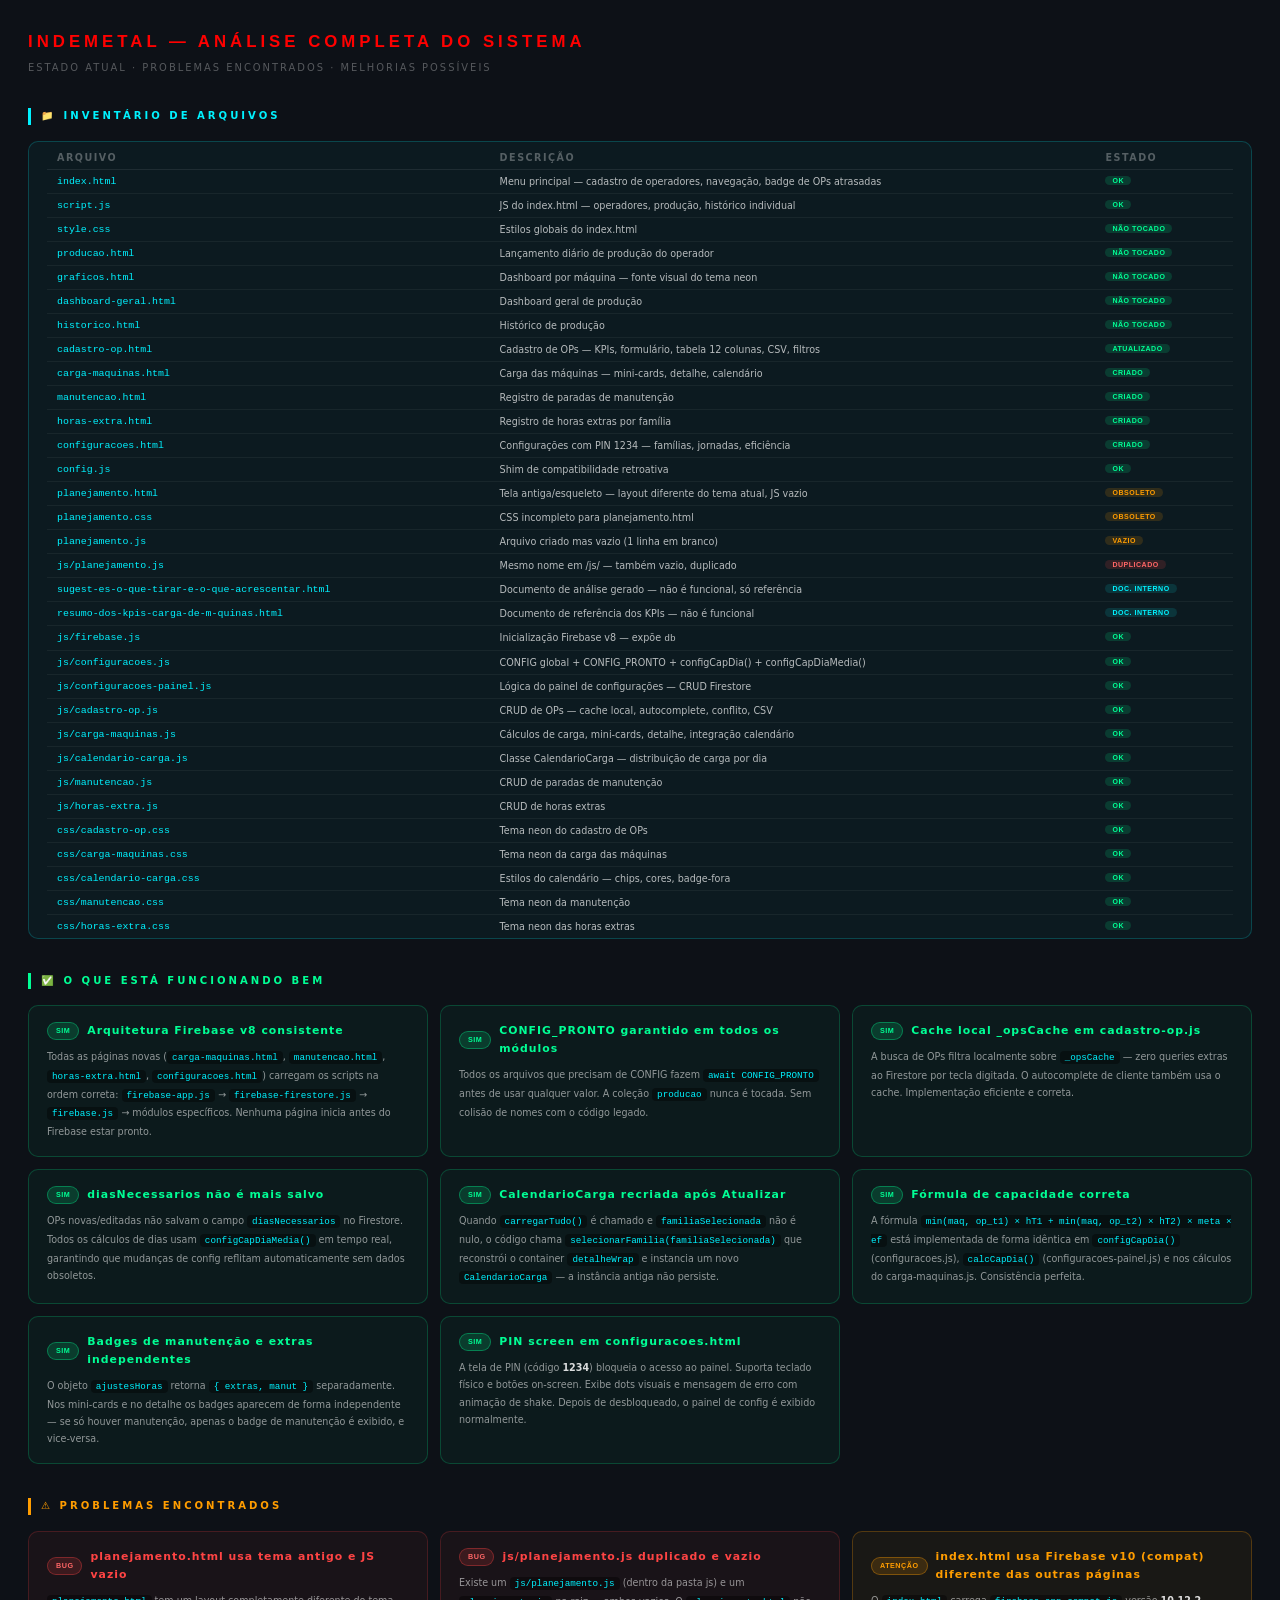
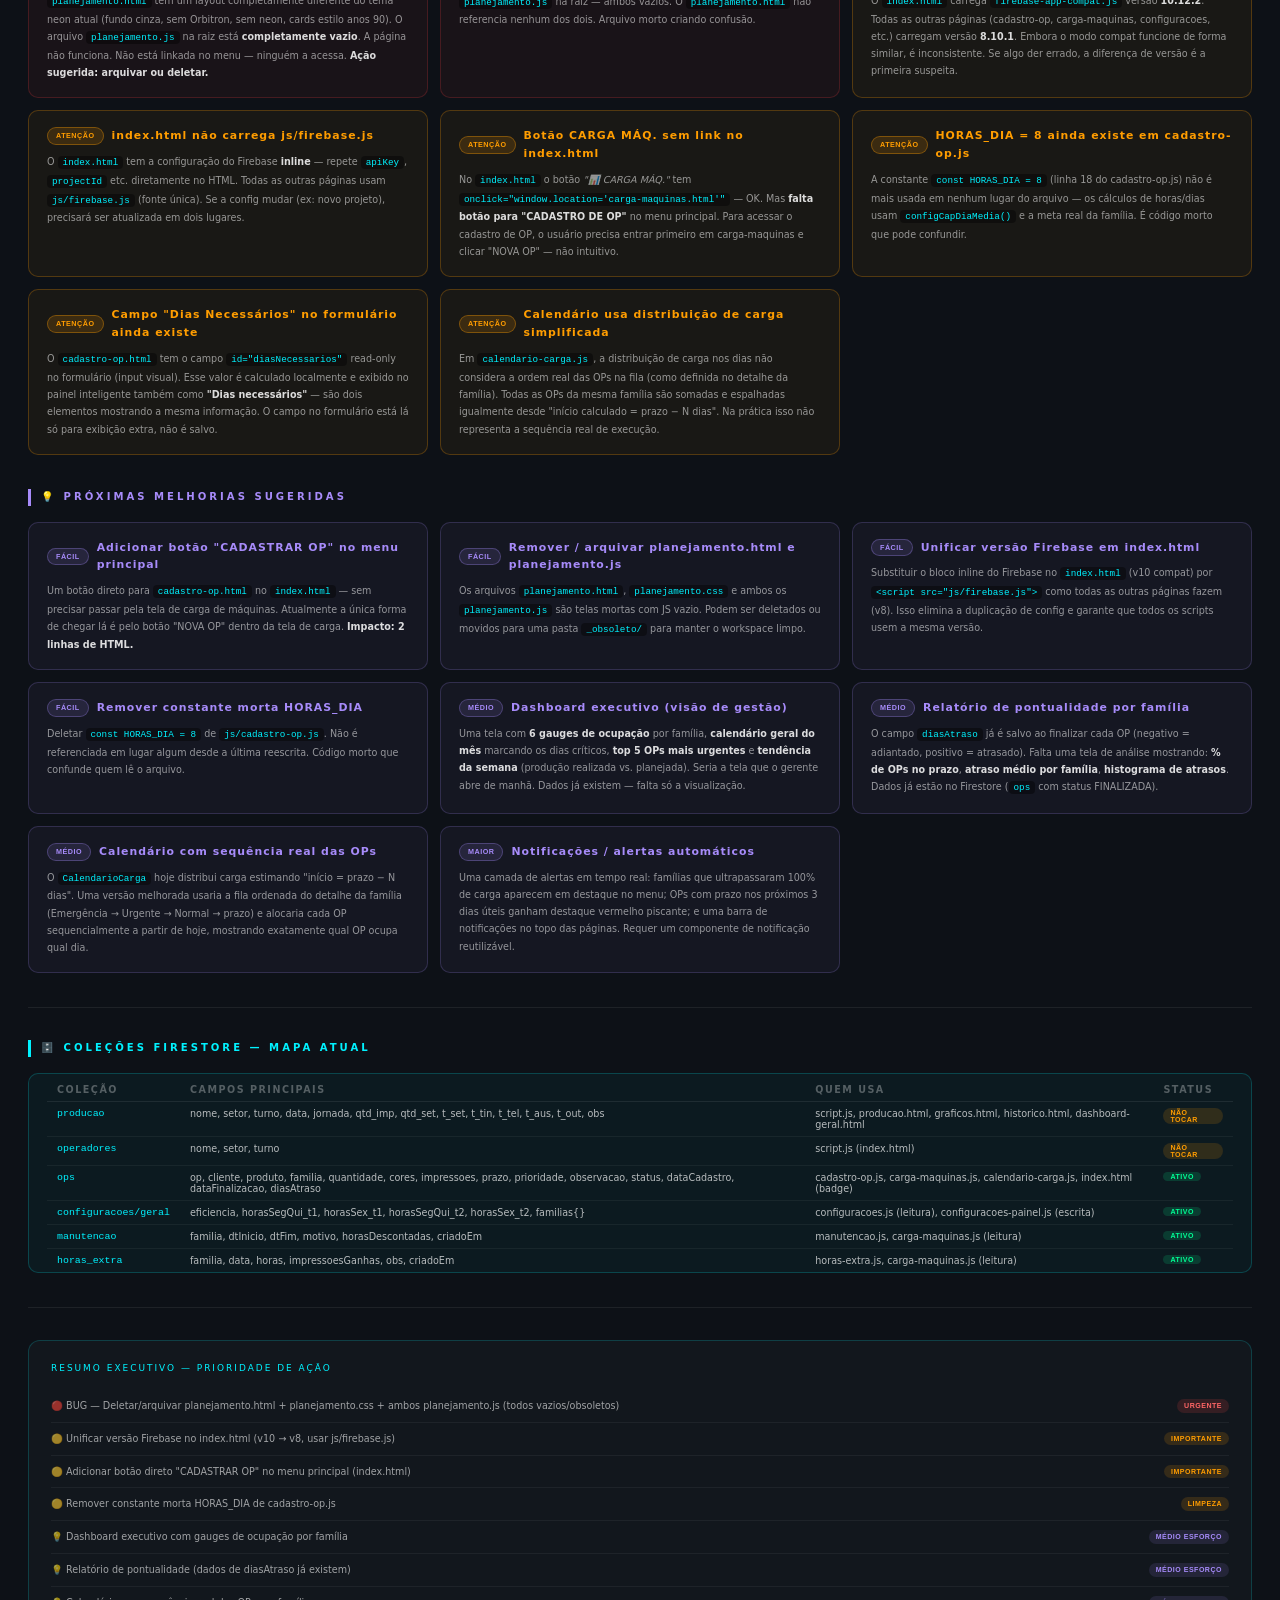
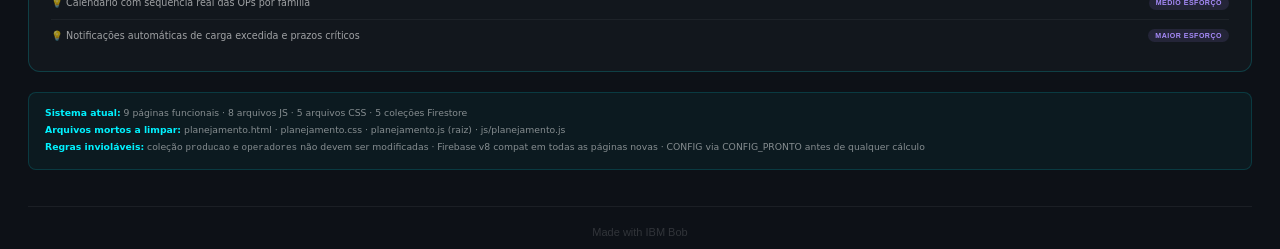
<file: indemetal-an-lise-completa-do-sistema.html>
<html lang="pt-BR">
<head>
<meta charset="UTF-8" />
<style>
*,*::before,*::after{box-sizing:border-box;margin:0;padding:0}
body{background:#0d1117;color:#e0e0e0;font-family:-apple-system,"Segoe UI",system-ui,sans-serif;padding:28px;font-size:14px;line-height:1.65}
h1{color:#ff0000;font-family:'Segoe UI',sans-serif;font-size:1.05rem;letter-spacing:4px;text-transform:uppercase;margin-bottom:4px}
.sub{color:rgba(255,255,255,0.3);font-size:0.62rem;letter-spacing:2px;margin-bottom:32px;text-transform:uppercase}
.sec{margin-bottom:34px}
.sec-title{font-size:0.63rem;letter-spacing:3px;border-left:3px solid;padding-left:10px;margin-bottom:16px;text-transform:uppercase;font-weight:700}
.sec-title.ok     {color:#00ff95;border-color:#00ff95}
.sec-title.warn   {color:#ff9d00;border-color:#ff9d00}
.sec-title.erro   {color:#ff4444;border-color:#ff4444}
.sec-title.info   {color:#00f2ff;border-color:#00f2ff}
.sec-title.idea   {color:#a78bfa;border-color:#a78bfa}
.grid{display:grid;grid-template-columns:repeat(auto-fill,minmax(310px,1fr));gap:12px}
.card{border-radius:10px;padding:16px 18px;border:1px solid}
.card.ok     {background:rgba(0,255,149,0.04); border-color:rgba(0,255,149,0.2)}
.card.warn   {background:rgba(255,157,0,0.05); border-color:rgba(255,157,0,0.25)}
.card.erro   {background:rgba(255,68,68,0.05); border-color:rgba(255,68,68,0.2)}
.card.info   {background:rgba(0,242,255,0.04); border-color:rgba(0,242,255,0.2)}
.card.idea   {background:rgba(167,139,250,0.05);border-color:rgba(167,139,250,0.2)}
.card-title{font-size:0.68rem;font-weight:700;letter-spacing:1px;margin-bottom:8px;display:flex;align-items:center;gap:8px}
.card-title.ok     {color:#00ff95}
.card-title.warn   {color:#ff9d00}
.card-title.erro   {color:#ff4444}
.card-title.info   {color:#00f2ff}
.card-title.idea   {color:#a78bfa}
.chip{font-size:0.45rem;padding:2px 8px;border-radius:20px;font-weight:700;letter-spacing:0.5px;flex-shrink:0;font-family:'Segoe UI',sans-serif}
.chip.ok     {background:rgba(0,255,149,0.15);color:#00ff95;border:1px solid rgba(0,255,149,0.35)}
.chip.warn   {background:rgba(255,157,0,0.15); color:#ff9d00;border:1px solid rgba(255,157,0,0.35)}
.chip.erro   {background:rgba(255,68,68,0.15); color:#ff6666;border:1px solid rgba(255,68,68,0.35)}
.chip.info   {background:rgba(0,242,255,0.12); color:#00f2ff;border:1px solid rgba(0,242,255,0.3)}
.chip.idea   {background:rgba(167,139,250,0.12);color:#a78bfa;border:1px solid rgba(167,139,250,0.3)}
.card-desc{font-size:0.6rem;color:rgba(255,255,255,0.55);line-height:1.8}
.card-desc strong{color:rgba(255,255,255,0.85)}
.card-desc code{background:rgba(0,0,0,0.4);padding:1px 5px;border-radius:4px;color:#00f2ff;font-size:0.58rem}
.file-table{width:100%;border-collapse:collapse;font-size:0.6rem;margin-top:4px}
.file-table th{color:rgba(255,255,255,0.3);letter-spacing:1.5px;padding:6px 10px;text-align:left;border-bottom:1px solid rgba(255,255,255,0.08);font-weight:600}
.file-table td{padding:6px 10px;border-bottom:1px solid rgba(255,255,255,0.05);color:rgba(255,255,255,0.7);vertical-align:top}
.file-table tr:last-child td{border-bottom:none}
.file-table td:first-child{color:#00f2ff;font-family:monospace;font-size:0.62rem;white-space:nowrap}
.tag{display:inline-block;padding:1px 7px;border-radius:12px;font-size:0.44rem;font-weight:700;letter-spacing:0.5px;font-family:'Segoe UI',sans-serif}
.tag.ok  {background:rgba(0,255,149,0.15);color:#00ff95}
.tag.warn{background:rgba(255,157,0,0.15); color:#ff9d00}
.tag.erro{background:rgba(255,68,68,0.15); color:#ff6666}
.tag.info{background:rgba(0,242,255,0.12); color:#00f2ff}
.tag.idea{background:rgba(167,139,250,0.12);color:#a78bfa}
.divider{border:none;border-top:1px solid rgba(255,255,255,0.07);margin:32px 0}
.resumo{background:rgba(20,25,30,0.95);border:1px solid rgba(0,242,255,0.18);border-radius:12px;padding:20px 22px}
.resumo-title{font-size:0.56rem;color:#00f2ff;letter-spacing:2px;margin-bottom:14px;text-transform:uppercase}
.resumo-row{display:flex;justify-content:space-between;align-items:center;padding:8px 0;border-bottom:1px solid rgba(255,255,255,0.05);font-size:0.6rem}
.resumo-row:last-child{border-bottom:none}
.resumo-row span:first-child{color:rgba(255,255,255,0.6);max-width:78%}
.nota-box{background:rgba(0,242,255,0.04);border:1px solid rgba(0,242,255,0.15);border-radius:8px;padding:12px 16px;font-size:0.58rem;color:rgba(255,255,255,0.5);line-height:1.8;margin-top:12px}
.nota-box strong{color:#00f2ff}
footer{text-align:center;margin-top:36px;padding-top:16px;border-top:1px solid rgba(255,255,255,0.06);color:rgba(255,255,255,0.15);font-size:11px;font-family:sans-serif}
</style>
</head>
<body>

<h1>INDEMETAL — ANÁLISE COMPLETA DO SISTEMA</h1>
<div class="sub">Estado atual · problemas encontrados · melhorias possíveis</div>



<div class="sec">
  <div class="sec-title info">📁 INVENTÁRIO DE ARQUIVOS</div>
  <div class="card info" style="padding:0 18px">
    <table class="file-table">
      <thead>
        <tr>
          <th>ARQUIVO</th>
          <th>DESCRIÇÃO</th>
          <th>ESTADO</th>
        </tr>
      </thead>
      <tbody>
        <tr><td>index.html</td><td>Menu principal — cadastro de operadores, navegação, badge de OPs atrasadas</td><td><span class="tag ok">OK</span></td></tr>
        <tr><td>script.js</td><td>JS do index.html — operadores, produção, histórico individual</td><td><span class="tag ok">OK</span></td></tr>
        <tr><td>style.css</td><td>Estilos globais do index.html</td><td><span class="tag ok">NÃO TOCADO</span></td></tr>
        <tr><td>producao.html</td><td>Lançamento diário de produção do operador</td><td><span class="tag ok">NÃO TOCADO</span></td></tr>
        <tr><td>graficos.html</td><td>Dashboard por máquina — fonte visual do tema neon</td><td><span class="tag ok">NÃO TOCADO</span></td></tr>
        <tr><td>dashboard-geral.html</td><td>Dashboard geral de produção</td><td><span class="tag ok">NÃO TOCADO</span></td></tr>
        <tr><td>historico.html</td><td>Histórico de produção</td><td><span class="tag ok">NÃO TOCADO</span></td></tr>
        <tr><td>cadastro-op.html</td><td>Cadastro de OPs — KPIs, formulário, tabela 12 colunas, CSV, filtros</td><td><span class="tag ok">ATUALIZADO</span></td></tr>
        <tr><td>carga-maquinas.html</td><td>Carga das máquinas — mini-cards, detalhe, calendário</td><td><span class="tag ok">CRIADO</span></td></tr>
        <tr><td>manutencao.html</td><td>Registro de paradas de manutenção</td><td><span class="tag ok">CRIADO</span></td></tr>
        <tr><td>horas-extra.html</td><td>Registro de horas extras por família</td><td><span class="tag ok">CRIADO</span></td></tr>
        <tr><td>configuracoes.html</td><td>Configurações com PIN 1234 — famílias, jornadas, eficiência</td><td><span class="tag ok">CRIADO</span></td></tr>
        <tr><td>config.js</td><td>Shim de compatibilidade retroativa</td><td><span class="tag ok">OK</span></td></tr>
        <tr><td>planejamento.html</td><td>Tela antiga/esqueleto — layout diferente do tema atual, JS vazio</td><td><span class="tag warn">OBSOLETO</span></td></tr>
        <tr><td>planejamento.css</td><td>CSS incompleto para planejamento.html</td><td><span class="tag warn">OBSOLETO</span></td></tr>
        <tr><td>planejamento.js</td><td>Arquivo criado mas vazio (1 linha em branco)</td><td><span class="tag warn">VAZIO</span></td></tr>
        <tr><td>js/planejamento.js</td><td>Mesmo nome em /js/ — também vazio, duplicado</td><td><span class="tag erro">DUPLICADO</span></td></tr>
        <tr><td>sugest-es-o-que-tirar-e-o-que-acrescentar.html</td><td>Documento de análise gerado — não é funcional, só referência</td><td><span class="tag info">DOC. INTERNO</span></td></tr>
        <tr><td>resumo-dos-kpis-carga-de-m-quinas.html</td><td>Documento de referência dos KPIs — não é funcional</td><td><span class="tag info">DOC. INTERNO</span></td></tr>
        <tr><td>js/firebase.js</td><td>Inicialização Firebase v8 — expõe <code>db</code></td><td><span class="tag ok">OK</span></td></tr>
        <tr><td>js/configuracoes.js</td><td>CONFIG global + CONFIG_PRONTO + configCapDia() + configCapDiaMedia()</td><td><span class="tag ok">OK</span></td></tr>
        <tr><td>js/configuracoes-painel.js</td><td>Lógica do painel de configurações — CRUD Firestore</td><td><span class="tag ok">OK</span></td></tr>
        <tr><td>js/cadastro-op.js</td><td>CRUD de OPs — cache local, autocomplete, conflito, CSV</td><td><span class="tag ok">OK</span></td></tr>
        <tr><td>js/carga-maquinas.js</td><td>Cálculos de carga, mini-cards, detalhe, integração calendário</td><td><span class="tag ok">OK</span></td></tr>
        <tr><td>js/calendario-carga.js</td><td>Classe CalendarioCarga — distribuição de carga por dia</td><td><span class="tag ok">OK</span></td></tr>
        <tr><td>js/manutencao.js</td><td>CRUD de paradas de manutenção</td><td><span class="tag ok">OK</span></td></tr>
        <tr><td>js/horas-extra.js</td><td>CRUD de horas extras</td><td><span class="tag ok">OK</span></td></tr>
        <tr><td>css/cadastro-op.css</td><td>Tema neon do cadastro de OPs</td><td><span class="tag ok">OK</span></td></tr>
        <tr><td>css/carga-maquinas.css</td><td>Tema neon da carga das máquinas</td><td><span class="tag ok">OK</span></td></tr>
        <tr><td>css/calendario-carga.css</td><td>Estilos do calendário — chips, cores, badge-fora</td><td><span class="tag ok">OK</span></td></tr>
        <tr><td>css/manutencao.css</td><td>Tema neon da manutenção</td><td><span class="tag ok">OK</span></td></tr>
        <tr><td>css/horas-extra.css</td><td>Tema neon das horas extras</td><td><span class="tag ok">OK</span></td></tr>
      </tbody>
    </table>
  </div>
</div>



<div class="sec">
  <div class="sec-title ok">✅ O QUE ESTÁ FUNCIONANDO BEM</div>
  <div class="grid">

    <div class="card ok">
      <div class="card-title ok"><span class="chip ok">SIM</span> Arquitetura Firebase v8 consistente</div>
      <div class="card-desc">Todas as páginas novas (<code>carga-maquinas.html</code>, <code>manutencao.html</code>, <code>horas-extra.html</code>, <code>configuracoes.html</code>) carregam os scripts na ordem correta: <code>firebase-app.js</code> → <code>firebase-firestore.js</code> → <code>firebase.js</code> → módulos específicos. Nenhuma página inicia antes do Firebase estar pronto.</div>
    </div>

    <div class="card ok">
      <div class="card-title ok"><span class="chip ok">SIM</span> CONFIG_PRONTO garantido em todos os módulos</div>
      <div class="card-desc">Todos os arquivos que precisam de CONFIG fazem <code>await CONFIG_PRONTO</code> antes de usar qualquer valor. A coleção <code>producao</code> nunca é tocada. Sem colisão de nomes com o código legado.</div>
    </div>

    <div class="card ok">
      <div class="card-title ok"><span class="chip ok">SIM</span> Cache local _opsCache em cadastro-op.js</div>
      <div class="card-desc">A busca de OPs filtra localmente sobre <code>_opsCache</code> — zero queries extras ao Firestore por tecla digitada. O autocomplete de cliente também usa o cache. Implementação eficiente e correta.</div>
    </div>

    <div class="card ok">
      <div class="card-title ok"><span class="chip ok">SIM</span> diasNecessarios não é mais salvo</div>
      <div class="card-desc">OPs novas/editadas não salvam o campo <code>diasNecessarios</code> no Firestore. Todos os cálculos de dias usam <code>configCapDiaMedia()</code> em tempo real, garantindo que mudanças de config reflitam automaticamente sem dados obsoletos.</div>
    </div>

    <div class="card ok">
      <div class="card-title ok"><span class="chip ok">SIM</span> CalendarioCarga recriada após Atualizar</div>
      <div class="card-desc">Quando <code>carregarTudo()</code> é chamado e <code>familiaSelecionada</code> não é nulo, o código chama <code>selecionarFamilia(familiaSelecionada)</code> que reconstrói o container <code>detalheWrap</code> e instancia um novo <code>CalendarioCarga</code> — a instância antiga não persiste.</div>
    </div>

    <div class="card ok">
      <div class="card-title ok"><span class="chip ok">SIM</span> Fórmula de capacidade correta</div>
      <div class="card-desc">A fórmula <code>min(maq, op_t1) × hT1 + min(maq, op_t2) × hT2) × meta × ef</code> está implementada de forma idêntica em <code>configCapDia()</code> (configuracoes.js), <code>calcCapDia()</code> (configuracoes-painel.js) e nos cálculos do carga-maquinas.js. Consistência perfeita.</div>
    </div>

    <div class="card ok">
      <div class="card-title ok"><span class="chip ok">SIM</span> Badges de manutenção e extras independentes</div>
      <div class="card-desc">O objeto <code>ajustesHoras</code> retorna <code>{ extras, manut }</code> separadamente. Nos mini-cards e no detalhe os badges aparecem de forma independente — se só houver manutenção, apenas o badge de manutenção é exibido, e vice-versa.</div>
    </div>

    <div class="card ok">
      <div class="card-title ok"><span class="chip ok">SIM</span> PIN screen em configuracoes.html</div>
      <div class="card-desc">A tela de PIN (código <strong>1234</strong>) bloqueia o acesso ao painel. Suporta teclado físico e botões on-screen. Exibe dots visuais e mensagem de erro com animação de shake. Depois de desbloqueado, o painel de config é exibido normalmente.</div>
    </div>

  </div>
</div>



<div class="sec">
  <div class="sec-title warn">⚠️ PROBLEMAS ENCONTRADOS</div>
  <div class="grid">

    <div class="card erro">
      <div class="card-title erro"><span class="chip erro">BUG</span> planejamento.html usa tema antigo e JS vazio</div>
      <div class="card-desc"><code>planejamento.html</code> tem um layout completamente diferente do tema neon atual (fundo cinza, sem Orbitron, sem neon, cards estilo anos 90). O arquivo <code>planejamento.js</code> na raiz está <strong>completamente vazio</strong>. A página não funciona. Não está linkada no menu — ninguém a acessa. <strong>Ação sugerida: arquivar ou deletar.</strong></div>
    </div>

    <div class="card erro">
      <div class="card-title erro"><span class="chip erro">BUG</span> js/planejamento.js duplicado e vazio</div>
      <div class="card-desc">Existe um <code>js/planejamento.js</code> (dentro da pasta js) e um <code>planejamento.js</code> na raiz — ambos vazios. O <code>planejamento.html</code> não referencia nenhum dos dois. Arquivo morto criando confusão.</div>
    </div>

    <div class="card warn">
      <div class="card-title warn"><span class="chip warn">ATENÇÃO</span> index.html usa Firebase v10 (compat) diferente das outras páginas</div>
      <div class="card-desc">O <code>index.html</code> carrega <code>firebase-app-compat.js</code> versão <strong>10.12.2</strong>. Todas as outras páginas (cadastro-op, carga-maquinas, configuracoes, etc.) carregam versão <strong>8.10.1</strong>. Embora o modo compat funcione de forma similar, é inconsistente. Se algo der errado, a diferença de versão é a primeira suspeita.</div>
    </div>

    <div class="card warn">
      <div class="card-title warn"><span class="chip warn">ATENÇÃO</span> index.html não carrega js/firebase.js</div>
      <div class="card-desc">O <code>index.html</code> tem a configuração do Firebase <strong>inline</strong> — repete <code>apiKey</code>, <code>projectId</code> etc. diretamente no HTML. Todas as outras páginas usam <code>js/firebase.js</code> (fonte única). Se a config mudar (ex: novo projeto), precisará ser atualizada em dois lugares.</div>
    </div>

    <div class="card warn">
      <div class="card-title warn"><span class="chip warn">ATENÇÃO</span> Botão CARGA MÁQ. sem link no index.html</div>
      <div class="card-desc">No <code>index.html</code> o botão <em>"📊 CARGA MÁQ."</em> tem <code>onclick="window.location='carga-maquinas.html'"</code> — OK. Mas <strong>falta botão para "CADASTRO DE OP"</strong> no menu principal. Para acessar o cadastro de OP, o usuário precisa entrar primeiro em carga-maquinas e clicar "NOVA OP" — não intuitivo.</div>
    </div>

    <div class="card warn">
      <div class="card-title warn"><span class="chip warn">ATENÇÃO</span> HORAS_DIA = 8 ainda existe em cadastro-op.js</div>
      <div class="card-desc">A constante <code>const HORAS_DIA = 8</code> (linha 18 do cadastro-op.js) não é mais usada em nenhum lugar do arquivo — os cálculos de horas/dias usam <code>configCapDiaMedia()</code> e a meta real da família. É código morto que pode confundir.</div>
    </div>

    <div class="card warn">
      <div class="card-title warn"><span class="chip warn">ATENÇÃO</span> Campo "Dias Necessários" no formulário ainda existe</div>
      <div class="card-desc">O <code>cadastro-op.html</code> tem o campo <code>id="diasNecessarios"</code> read-only no formulário (input visual). Esse valor é calculado localmente e exibido no painel inteligente também como <strong>"Dias necessários"</strong> — são dois elementos mostrando a mesma informação. O campo no formulário está lá só para exibição extra, não é salvo.</div>
    </div>

    <div class="card warn">
      <div class="card-title warn"><span class="chip warn">ATENÇÃO</span> Calendário usa distribuição de carga simplificada</div>
      <div class="card-desc">Em <code>calendario-carga.js</code>, a distribuição de carga nos dias não considera a ordem real das OPs na fila (como definida no detalhe da família). Todas as OPs da mesma família são somadas e espalhadas igualmente desde "início calculado = prazo − N dias". Na prática isso não representa a sequência real de execução.</div>
    </div>

  </div>
</div>



<div class="sec">
  <div class="sec-title idea">💡 PRÓXIMAS MELHORIAS SUGERIDAS</div>
  <div class="grid">

    <div class="card idea">
      <div class="card-title idea"><span class="chip idea">FÁCIL</span> Adicionar botão "CADASTRAR OP" no menu principal</div>
      <div class="card-desc">Um botão direto para <code>cadastro-op.html</code> no <code>index.html</code> — sem precisar passar pela tela de carga de máquinas. Atualmente a única forma de chegar lá é pelo botão "NOVA OP" dentro da tela de carga. <strong>Impacto: 2 linhas de HTML.</strong></div>
    </div>

    <div class="card idea">
      <div class="card-title idea"><span class="chip idea">FÁCIL</span> Remover / arquivar planejamento.html e planejamento.js</div>
      <div class="card-desc">Os arquivos <code>planejamento.html</code>, <code>planejamento.css</code> e ambos os <code>planejamento.js</code> são telas mortas com JS vazio. Podem ser deletados ou movidos para uma pasta <code>_obsoleto/</code> para manter o workspace limpo.</div>
    </div>

    <div class="card idea">
      <div class="card-title idea"><span class="chip idea">FÁCIL</span> Unificar versão Firebase em index.html</div>
      <div class="card-desc">Substituir o bloco inline do Firebase no <code>index.html</code> (v10 compat) por <code>&lt;script src="js/firebase.js"&gt;</code> como todas as outras páginas fazem (v8). Isso elimina a duplicação de config e garante que todos os scripts usem a mesma versão.</div>
    </div>

    <div class="card idea">
      <div class="card-title idea"><span class="chip idea">FÁCIL</span> Remover constante morta HORAS_DIA</div>
      <div class="card-desc">Deletar <code>const HORAS_DIA = 8</code> de <code>js/cadastro-op.js</code>. Não é referenciada em lugar algum desde a última reescrita. Código morto que confunde quem lê o arquivo.</div>
    </div>

    <div class="card idea">
      <div class="card-title idea"><span class="chip idea">MÉDIO</span> Dashboard executivo (visão de gestão)</div>
      <div class="card-desc">Uma tela com <strong>6 gauges de ocupação</strong> por família, <strong>calendário geral do mês</strong> marcando os dias críticos, <strong>top 5 OPs mais urgentes</strong> e <strong>tendência da semana</strong> (produção realizada vs. planejada). Seria a tela que o gerente abre de manhã. Dados já existem — falta só a visualização.</div>
    </div>

    <div class="card idea">
      <div class="card-title idea"><span class="chip idea">MÉDIO</span> Relatório de pontualidade por família</div>
      <div class="card-desc">O campo <code>diasAtraso</code> já é salvo ao finalizar cada OP (negativo = adiantado, positivo = atrasado). Falta uma tela de análise mostrando: <strong>% de OPs no prazo</strong>, <strong>atraso médio por família</strong>, <strong>histograma de atrasos</strong>. Dados já estão no Firestore (<code>ops</code> com status FINALIZADA).</div>
    </div>

    <div class="card idea">
      <div class="card-title idea"><span class="chip idea">MÉDIO</span> Calendário com sequência real das OPs</div>
      <div class="card-desc">O <code>CalendarioCarga</code> hoje distribui carga estimando "início = prazo − N dias". Uma versão melhorada usaria a fila ordenada do detalhe da família (Emergência → Urgente → Normal → prazo) e alocaria cada OP sequencialmente a partir de hoje, mostrando exatamente qual OP ocupa qual dia.</div>
    </div>

    <div class="card idea">
      <div class="card-title idea"><span class="chip idea">MAIOR</span> Notificações / alertas automáticos</div>
      <div class="card-desc">Uma camada de alertas em tempo real: famílias que ultrapassaram 100% de carga aparecem em destaque no menu; OPs com prazo nos próximos 3 dias úteis ganham destaque vermelho piscante; e uma barra de notificações no topo das páginas. Requer um componente de notificação reutilizável.</div>
    </div>

  </div>
</div>



<hr class="divider" />
<div class="sec">
  <div class="sec-title info">🗄️ COLEÇÕES FIRESTORE — MAPA ATUAL</div>
  <div class="card info" style="padding:0 18px">
    <table class="file-table">
      <thead>
        <tr><th>COLEÇÃO</th><th>CAMPOS PRINCIPAIS</th><th>QUEM USA</th><th>STATUS</th></tr>
      </thead>
      <tbody>
        <tr>
          <td>producao</td>
          <td>nome, setor, turno, data, jornada, qtd_imp, qtd_set, t_set, t_tin, t_tel, t_aus, t_out, obs</td>
          <td>script.js, producao.html, graficos.html, historico.html, dashboard-geral.html</td>
          <td><span class="tag warn">NÃO TOCAR</span></td>
        </tr>
        <tr>
          <td>operadores</td>
          <td>nome, setor, turno</td>
          <td>script.js (index.html)</td>
          <td><span class="tag warn">NÃO TOCAR</span></td>
        </tr>
        <tr>
          <td>ops</td>
          <td>op, cliente, produto, familia, quantidade, cores, impressoes, prazo, prioridade, observacao, status, dataCadastro, dataFinalizacao, diasAtraso</td>
          <td>cadastro-op.js, carga-maquinas.js, calendario-carga.js, index.html (badge)</td>
          <td><span class="tag ok">ATIVO</span></td>
        </tr>
        <tr>
          <td>configuracoes/geral</td>
          <td>eficiencia, horasSegQui_t1, horasSex_t1, horasSegQui_t2, horasSex_t2, familias{}</td>
          <td>configuracoes.js (leitura), configuracoes-painel.js (escrita)</td>
          <td><span class="tag ok">ATIVO</span></td>
        </tr>
        <tr>
          <td>manutencao</td>
          <td>familia, dtInicio, dtFim, motivo, horasDescontadas, criadoEm</td>
          <td>manutencao.js, carga-maquinas.js (leitura)</td>
          <td><span class="tag ok">ATIVO</span></td>
        </tr>
        <tr>
          <td>horas_extra</td>
          <td>familia, data, horas, impressoesGanhas, obs, criadoEm</td>
          <td>horas-extra.js, carga-maquinas.js (leitura)</td>
          <td><span class="tag ok">ATIVO</span></td>
        </tr>
      </tbody>
    </table>
  </div>
</div>



<hr class="divider" />
<div class="resumo">
  <div class="resumo-title">RESUMO EXECUTIVO — PRIORIDADE DE AÇÃO</div>
  <div class="resumo-row"><span>🔴 BUG — Deletar/arquivar planejamento.html + planejamento.css + ambos planejamento.js (todos vazios/obsoletos)</span><span class="tag erro">URGENTE</span></div>
  <div class="resumo-row"><span>🟡 Unificar versão Firebase no index.html (v10 → v8, usar js/firebase.js)</span><span class="tag warn">IMPORTANTE</span></div>
  <div class="resumo-row"><span>🟡 Adicionar botão direto "CADASTRAR OP" no menu principal (index.html)</span><span class="tag warn">IMPORTANTE</span></div>
  <div class="resumo-row"><span>🟡 Remover constante morta HORAS_DIA de cadastro-op.js</span><span class="tag warn">LIMPEZA</span></div>
  <div class="resumo-row"><span>💡 Dashboard executivo com gauges de ocupação por família</span><span class="tag idea">MÉDIO ESFORÇO</span></div>
  <div class="resumo-row"><span>💡 Relatório de pontualidade (dados de diasAtraso já existem)</span><span class="tag idea">MÉDIO ESFORÇO</span></div>
  <div class="resumo-row"><span>💡 Calendário com sequência real das OPs por família</span><span class="tag idea">MÉDIO ESFORÇO</span></div>
  <div class="resumo-row"><span>💡 Notificações automáticas de carga excedida e prazos críticos</span><span class="tag idea">MAIOR ESFORÇO</span></div>
</div>

<div class="nota-box" style="margin-top:20px">
  <strong>Sistema atual:</strong> 9 páginas funcionais · 8 arquivos JS · 5 arquivos CSS · 5 coleções Firestore<br />
  <strong>Arquivos mortos a limpar:</strong> planejamento.html · planejamento.css · planejamento.js (raiz) · js/planejamento.js<br />
  <strong>Regras invioláveis:</strong> coleção <code>producao</code> e <code>operadores</code> não devem ser modificadas · Firebase v8 compat em todas as páginas novas · CONFIG via CONFIG_PRONTO antes de qualquer cálculo
</div>

<footer>Made with IBM Bob</footer>
</body>
</html>
</file>
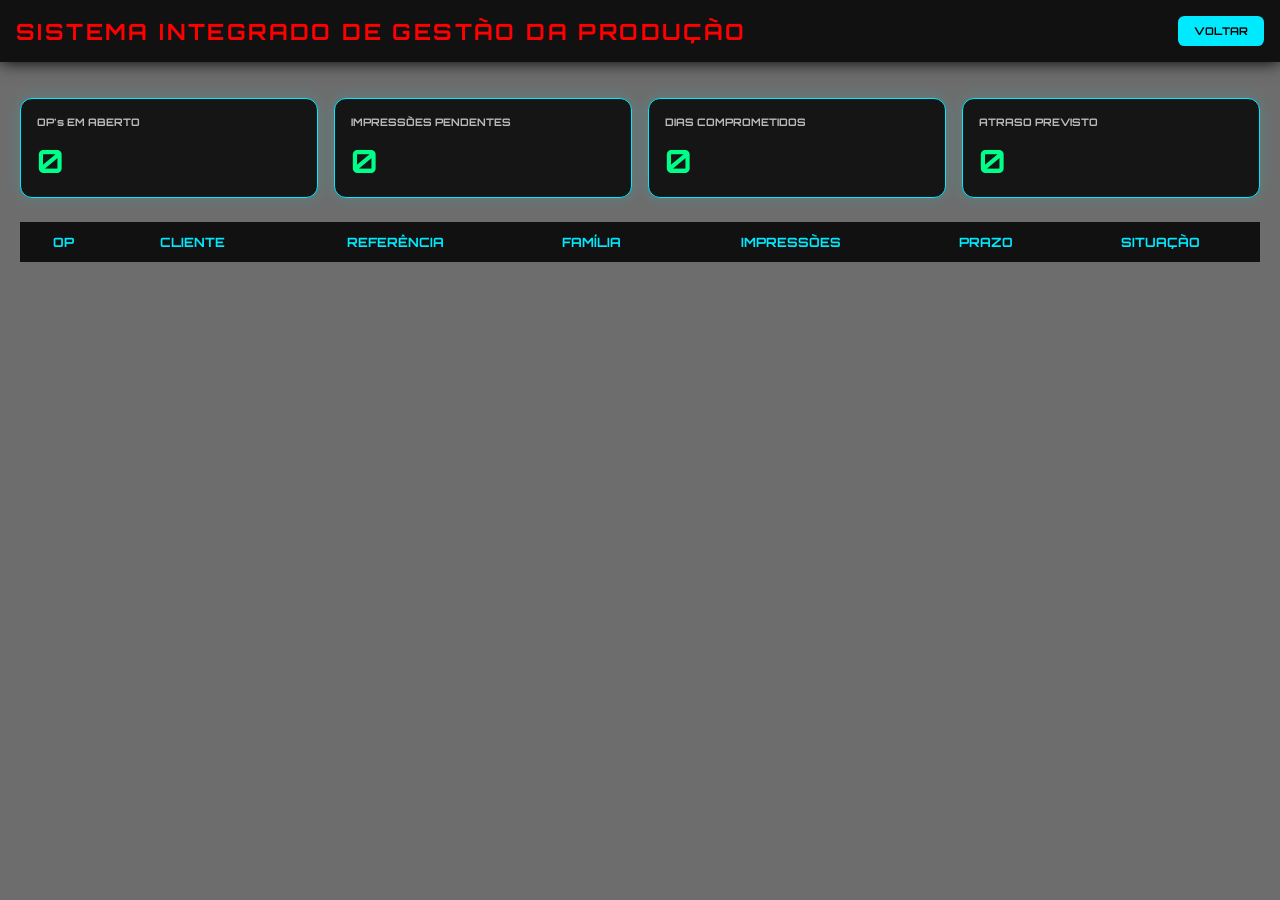
<file: planejamento.html>
<!DOCTYPE html>
<html lang="pt-BR">
<head>

<meta charset="UTF-8">
<meta name="viewport" content="width=device-width, initial-scale=1.0">

<title>SIGP | Planejamento da Produção</title>

<link href="https://fonts.googleapis.com/css2?family=Orbitron:wght@400;600;700&display=swap" rel="stylesheet">

<style>

body{

margin:0;
background:#6d6d6d;
font-family:Orbitron;
color:white;

}

header{

background:#111;

padding:20px;

display:flex;

justify-content:space-between;

align-items:center;

box-shadow:0 0 20px #000;

}

h1{

margin:0;

font-size:28px;

color:#ff0000;

letter-spacing:3px;

}

.container{

padding:25px;

}

.cards{

display:grid;

grid-template-columns:repeat(4,1fr);

gap:20px;

margin-top:20px;

}

.card{

background:#151515;

border-radius:15px;

padding:20px;

border:1px solid #00eaff;

box-shadow:0 0 20px rgba(0,255,255,.15);

}

.card h3{

margin:0;

font-size:13px;

color:#bbb;

}

.numero{

margin-top:15px;

font-size:40px;

font-weight:bold;

color:#00ff88;

}

table{

width:100%;

margin-top:30px;

border-collapse:collapse;

}

th{

background:#111;

padding:15px;

color:#00eaff;

}

td{

background:#202020;

padding:12px;

text-align:center;

border-bottom:1px solid #444;

}

button{

padding:10px 20px;

background:#00eaff;

border:none;

font-family:Orbitron;

cursor:pointer;

border-radius:8px;

font-weight:bold;

}

button:hover{

transform:scale(1.03);

}

</style>

<script src="js/auto-scale.js"></script>

</head>

<body>

<header>

<h1>SISTEMA INTEGRADO DE GESTÃO DA PRODUÇÃO</h1>

<button onclick="window.location='index.html'">

VOLTAR

</button>

</header>

<div class="container">

<div class="cards">

<div class="card">

<h3>OP's EM ABERTO</h3>

<div class="numero" id="ops">

0

</div>

</div>

<div class="card">

<h3>IMPRESSÕES PENDENTES</h3>

<div class="numero" id="imp">

0

</div>

</div>

<div class="card">

<h3>DIAS COMPROMETIDOS</h3>

<div class="numero" id="dias">

0

</div>

</div>

<div class="card">

<h3>ATRASO PREVISTO</h3>

<div class="numero" id="atraso">

0

</div>

</div>

</div>

<table>

<thead>

<tr>

<th>OP</th>

<th>CLIENTE</th>

<th>REFERÊNCIA</th>

<th>FAMÍLIA</th>

<th>IMPRESSÕES</th>

<th>PRAZO</th>

<th>SITUAÇÃO</th>

</tr>

</thead>

<tbody id="listaOP">

</tbody>

</table>

</div>

</body>

</html>
</file>
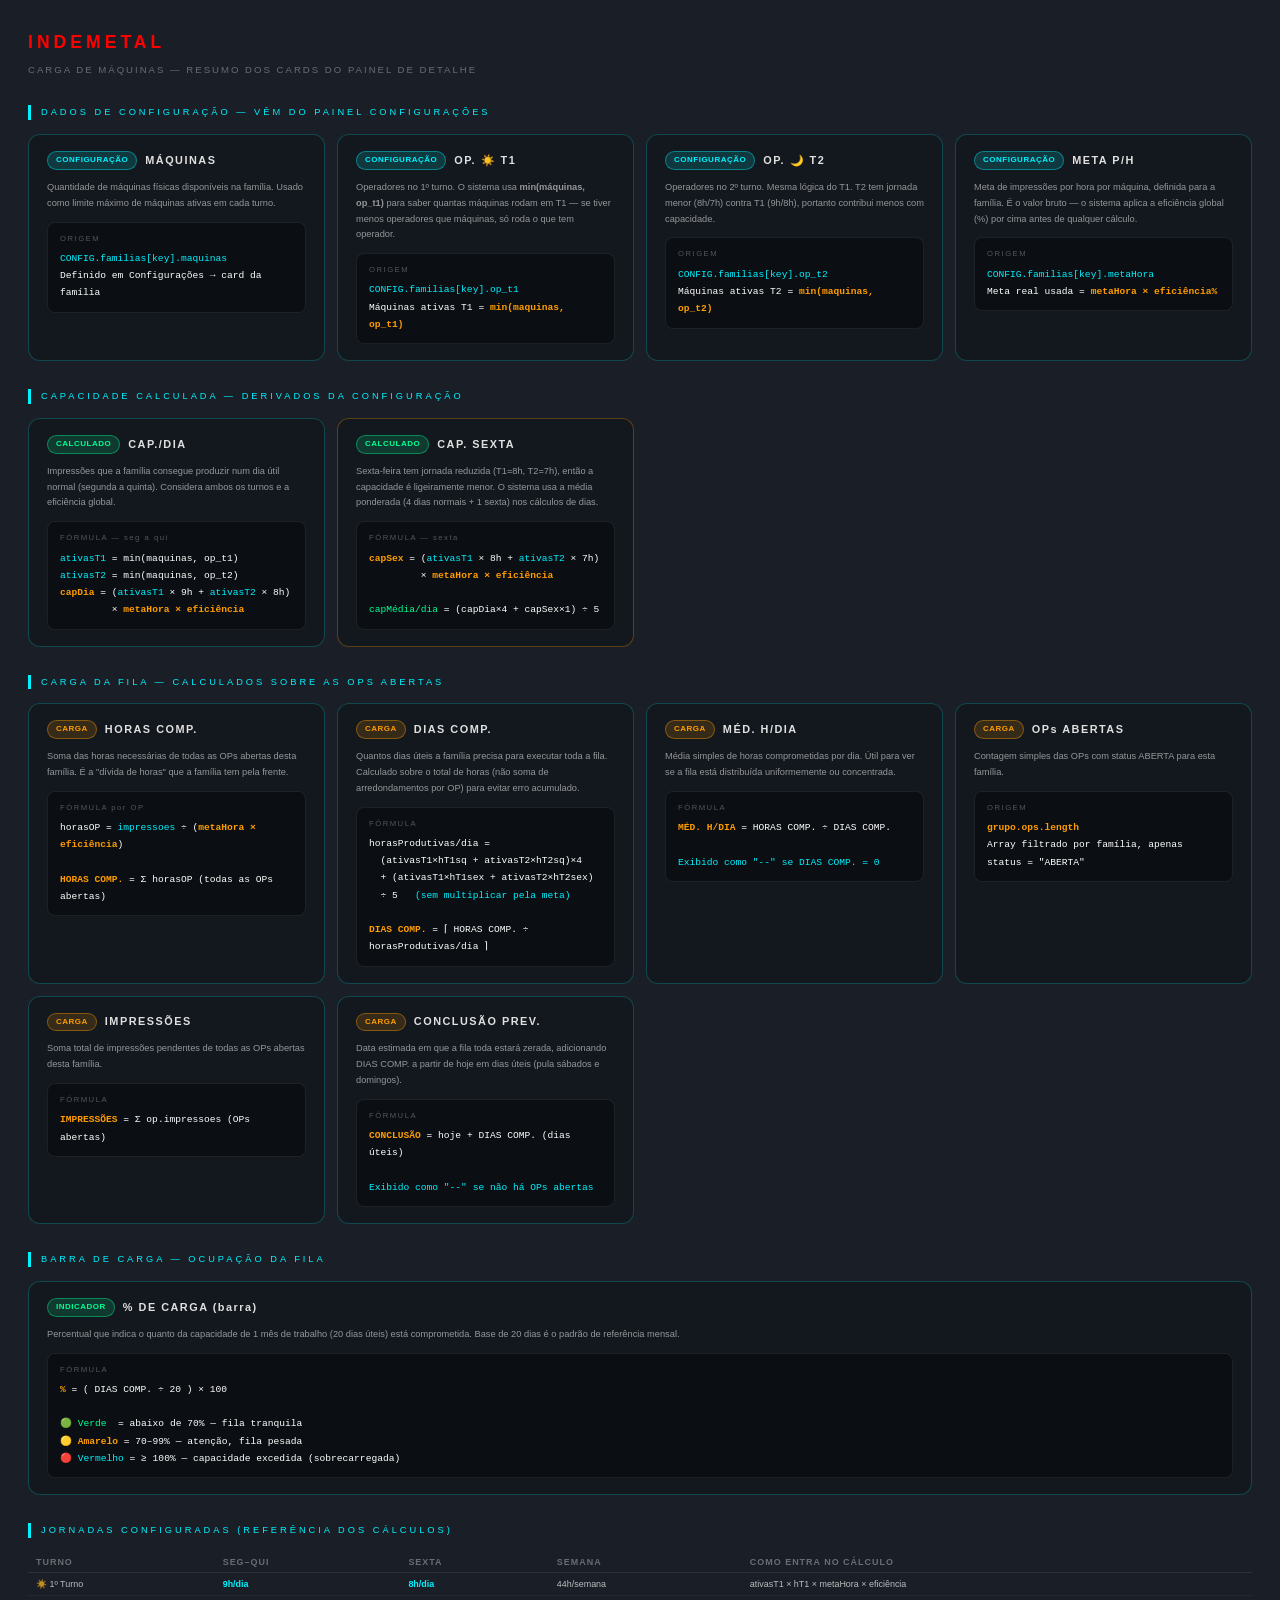
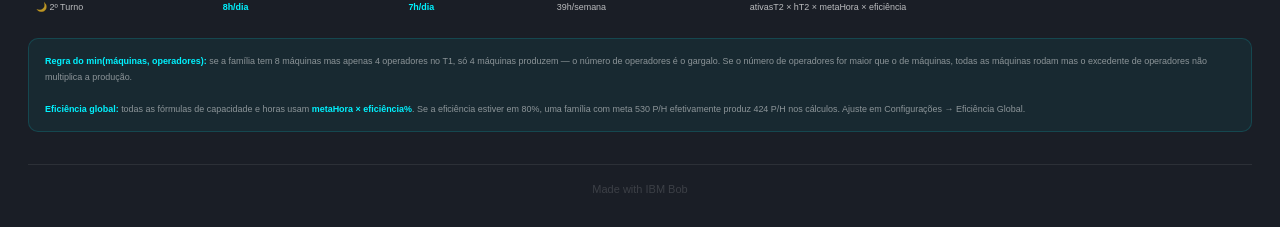
<file: resumo-dos-kpis-carga-de-m-quinas.html>
<html lang="pt-BR">
<head>
<meta charset="UTF-8" />

<style>
*,*::before,*::after{box-sizing:border-box;margin:0;padding:0}
body{background:#1a1e26;color:#e0e0e0;font-family:'Orbitron',sans-serif;padding:28px;font-size:13px;line-height:1.6}
h1{color:#ff0000;font-size:1.1rem;letter-spacing:4px;margin-bottom:6px}
.sub{color:rgba(255,255,255,0.35);font-size:0.6rem;letter-spacing:2px;margin-bottom:28px}

/* seção */
.sec-title{font-size:0.58rem;color:#00f2ff;letter-spacing:3px;border-left:3px solid #00f2ff;padding-left:10px;margin:28px 0 14px;text-transform:uppercase}

/* grid de cards */
.grid{display:grid;grid-template-columns:repeat(auto-fill,minmax(280px,1fr));gap:12px;margin-bottom:8px}

.card{background:rgba(20,25,30,0.95);border:1px solid rgba(0,242,255,0.22);border-radius:12px;padding:16px 18px}
.card-name{font-size:0.68rem;font-weight:700;letter-spacing:1.5px;margin-bottom:10px;display:flex;align-items:center;gap:8px}
.badge{display:inline-block;padding:2px 8px;border-radius:20px;font-size:0.50rem;font-weight:700;letter-spacing:0.5px}
.from-config{background:rgba(0,242,255,0.15);color:#00f2ff;border:1px solid rgba(0,242,255,0.4)}
.calculado{background:rgba(0,255,149,0.15);color:#00ff95;border:1px solid rgba(0,255,149,0.4)}
.acumulado{background:rgba(255,157,0,0.15);color:#ff9d00;border:1px solid rgba(255,157,0,0.4)}

.card-desc{font-size:0.58rem;color:rgba(255,255,255,0.55);margin-bottom:10px;font-family:sans-serif;line-height:1.7}

.formula-box{background:rgba(0,0,0,0.4);border:1px solid rgba(255,255,255,0.08);border-radius:8px;padding:10px 12px}
.formula-label{font-size:0.48rem;color:rgba(255,255,255,0.3);letter-spacing:1.5px;margin-bottom:5px}
.formula{font-size:0.60rem;color:#fff;font-family:monospace;line-height:1.8}
.formula em{color:#00f2ff;font-style:normal}
.formula b{color:#ff9d00}
.formula s{color:#00ff95;text-decoration:none}

/* tabela de turnos */
table{width:100%;border-collapse:collapse;font-size:0.56rem;margin-top:6px}
th{color:rgba(255,255,255,0.35);letter-spacing:1px;padding:5px 8px;text-align:left;border-bottom:1px solid rgba(255,255,255,0.08)}
td{padding:6px 8px;border-bottom:1px solid rgba(255,255,255,0.04);color:rgba(255,255,255,0.7)}
tr:last-child td{border-bottom:none}
.hl{color:#00f2ff;font-weight:700}

/* nota */
.nota{background:rgba(0,242,255,0.05);border:1px solid rgba(0,242,255,0.15);border-radius:10px;padding:14px 16px;margin-top:20px;font-size:0.56rem;color:rgba(255,255,255,0.5);font-family:sans-serif;line-height:1.8}
.nota strong{color:#00f2ff}

footer{text-align:center;margin-top:32px;padding-top:16px;border-top:1px solid rgba(255,255,255,0.08);color:rgba(255,255,255,0.15);font-size:11px;font-family:sans-serif}
</style>
</head>
<body>

<h1>INDEMETAL</h1>
<div class="sub">CARGA DE MÁQUINAS — RESUMO DOS CARDS DO PAINEL DE DETALHE</div>


<div class="sec-title">DADOS DE CONFIGURAÇÃO — vêm do painel Configurações</div>
<div class="grid">

  <div class="card">
    <div class="card-name"><span class="badge from-config">CONFIGURAÇÃO</span> MÁQUINAS</div>
    <div class="card-desc">Quantidade de máquinas físicas disponíveis na família. Usado como limite máximo de máquinas ativas em cada turno.</div>
    <div class="formula-box">
      <div class="formula-label">ORIGEM</div>
      <div class="formula"><em>CONFIG.familias[key].maquinas</em><br />Definido em Configurações → card da família</div>
    </div>
  </div>

  <div class="card">
    <div class="card-name"><span class="badge from-config">CONFIGURAÇÃO</span> OP. ☀️ T1</div>
    <div class="card-desc">Operadores no 1º turno. O sistema usa <b>min(máquinas, op_t1)</b> para saber quantas máquinas rodam em T1 — se tiver menos operadores que máquinas, só roda o que tem operador.</div>
    <div class="formula-box">
      <div class="formula-label">ORIGEM</div>
      <div class="formula"><em>CONFIG.familias[key].op_t1</em><br />Máquinas ativas T1 = <b>min(maquinas, op_t1)</b></div>
    </div>
  </div>

  <div class="card">
    <div class="card-name"><span class="badge from-config">CONFIGURAÇÃO</span> OP. 🌙 T2</div>
    <div class="card-desc">Operadores no 2º turno. Mesma lógica do T1. T2 tem jornada menor (8h/7h) contra T1 (9h/8h), portanto contribui menos com capacidade.</div>
    <div class="formula-box">
      <div class="formula-label">ORIGEM</div>
      <div class="formula"><em>CONFIG.familias[key].op_t2</em><br />Máquinas ativas T2 = <b>min(maquinas, op_t2)</b></div>
    </div>
  </div>

  <div class="card">
    <div class="card-name"><span class="badge from-config">CONFIGURAÇÃO</span> META P/H</div>
    <div class="card-desc">Meta de impressões por hora por máquina, definida para a família. É o valor bruto — o sistema aplica a eficiência global (%) por cima antes de qualquer cálculo.</div>
    <div class="formula-box">
      <div class="formula-label">ORIGEM</div>
      <div class="formula"><em>CONFIG.familias[key].metaHora</em><br />Meta real usada = <b>metaHora × eficiência%</b></div>
    </div>
  </div>

</div>


<div class="sec-title">CAPACIDADE CALCULADA — derivados da configuração</div>
<div class="grid">

  <div class="card">
    <div class="card-name"><span class="badge calculado">CALCULADO</span> CAP./DIA</div>
    <div class="card-desc">Impressões que a família consegue produzir num dia útil normal (segunda a quinta). Considera ambos os turnos e a eficiência global.</div>
    <div class="formula-box">
      <div class="formula-label">FÓRMULA — seg a qui</div>
      <div class="formula">
        <em>ativasT1</em> = min(maquinas, op_t1)<br />
        <em>ativasT2</em> = min(maquinas, op_t2)<br />
        <b>capDia</b> = (<em>ativasT1</em> × 9h + <em>ativasT2</em> × 8h)<br />
                 × <b>metaHora × eficiência</b>
      </div>
    </div>
  </div>

  <div class="card" style="border-color:rgba(255,157,0,0.3)">
    <div class="card-name"><span class="badge calculado">CALCULADO</span> CAP. SEXTA</div>
    <div class="card-desc">Sexta-feira tem jornada reduzida (T1=8h, T2=7h), então a capacidade é ligeiramente menor. O sistema usa a média ponderada (4 dias normais + 1 sexta) nos cálculos de dias.</div>
    <div class="formula-box">
      <div class="formula-label">FÓRMULA — sexta</div>
      <div class="formula">
        <b>capSex</b> = (<em>ativasT1</em> × 8h + <em>ativasT2</em> × 7h)<br />
                 × <b>metaHora × eficiência</b><br /><br />
        <s>capMédia/dia</s> = (capDia×4 + capSex×1) ÷ 5
      </div>
    </div>
  </div>

</div>


<div class="sec-title">CARGA DA FILA — calculados sobre as OPs abertas</div>
<div class="grid">

  <div class="card">
    <div class="card-name"><span class="badge acumulado">CARGA</span> HORAS COMP.</div>
    <div class="card-desc">Soma das horas necessárias de todas as OPs abertas desta família. É a "dívida de horas" que a família tem pela frente.</div>
    <div class="formula-box">
      <div class="formula-label">FÓRMULA por OP</div>
      <div class="formula">
        horasOP = <em>impressoes</em> ÷ (<b>metaHora × eficiência</b>)<br /><br />
        <b>HORAS COMP.</b> = Σ horasOP (todas as OPs abertas)
      </div>
    </div>
  </div>

  <div class="card">
    <div class="card-name"><span class="badge acumulado">CARGA</span> DIAS COMP.</div>
    <div class="card-desc">Quantos dias úteis a família precisa para executar toda a fila. Calculado sobre o total de horas (não soma de arredondamentos por OP) para evitar erro acumulado.</div>
    <div class="formula-box">
      <div class="formula-label">FÓRMULA</div>
      <div class="formula">
        horasProdutivas/dia =<br />
          (ativasT1×hT1sq + ativasT2×hT2sq)×4<br />
          + (ativasT1×hT1sex + ativasT2×hT2sex)<br />
          ÷ 5   <em>(sem multiplicar pela meta)</em><br /><br />
        <b>DIAS COMP.</b> = ⌈ HORAS COMP. ÷ horasProdutivas/dia ⌉
      </div>
    </div>
  </div>

  <div class="card">
    <div class="card-name"><span class="badge acumulado">CARGA</span> MÉD. H/DIA</div>
    <div class="card-desc">Média simples de horas comprometidas por dia. Útil para ver se a fila está distribuída uniformemente ou concentrada.</div>
    <div class="formula-box">
      <div class="formula-label">FÓRMULA</div>
      <div class="formula">
        <b>MÉD. H/DIA</b> = HORAS COMP. ÷ DIAS COMP.<br /><br />
        <em>Exibido como "--" se DIAS COMP. = 0</em>
      </div>
    </div>
  </div>

  <div class="card">
    <div class="card-name"><span class="badge acumulado">CARGA</span> OPs ABERTAS</div>
    <div class="card-desc">Contagem simples das OPs com status ABERTA para esta família.</div>
    <div class="formula-box">
      <div class="formula-label">ORIGEM</div>
      <div class="formula"><b>grupo.ops.length</b><br />Array filtrado por família, apenas status = "ABERTA"</div>
    </div>
  </div>

  <div class="card">
    <div class="card-name"><span class="badge acumulado">CARGA</span> IMPRESSÕES</div>
    <div class="card-desc">Soma total de impressões pendentes de todas as OPs abertas desta família.</div>
    <div class="formula-box">
      <div class="formula-label">FÓRMULA</div>
      <div class="formula"><b>IMPRESSÕES</b> = Σ op.impressoes (OPs abertas)</div>
    </div>
  </div>

  <div class="card">
    <div class="card-name"><span class="badge acumulado">CARGA</span> CONCLUSÃO PREV.</div>
    <div class="card-desc">Data estimada em que a fila toda estará zerada, adicionando DIAS COMP. a partir de hoje em dias úteis (pula sábados e domingos).</div>
    <div class="formula-box">
      <div class="formula-label">FÓRMULA</div>
      <div class="formula">
        <b>CONCLUSÃO</b> = hoje + DIAS COMP. (dias úteis)<br /><br />
        <em>Exibido como "--" se não há OPs abertas</em>
      </div>
    </div>
  </div>

</div>


<div class="sec-title">BARRA DE CARGA — ocupação da fila</div>
<div class="grid">
  <div class="card" style="grid-column:1/-1">
    <div class="card-name"><span class="badge calculado">INDICADOR</span> % DE CARGA (barra)</div>
    <div class="card-desc">Percentual que indica o quanto da capacidade de 1 mês de trabalho (20 dias úteis) está comprometida. Base de 20 dias é o padrão de referência mensal.</div>
    <div class="formula-box">
      <div class="formula-label">FÓRMULA</div>
      <div class="formula">
        <b>%</b> = ( DIAS COMP. ÷ 20 ) × 100<br /><br />
        <s>🟢 Verde</s>  = abaixo de 70% — fila tranquila<br />
        <b>🟡 Amarelo</b> = 70–99% — atenção, fila pesada<br />
        <em>🔴 Vermelho</em> = ≥ 100% — capacidade excedida (sobrecarregada)
      </div>
    </div>
  </div>
</div>


<div class="sec-title">JORNADAS CONFIGURADAS (referência dos cálculos)</div>
<table>
  <thead>
    <tr><th>TURNO</th><th>SEG–QUI</th><th>SEXTA</th><th>SEMANA</th><th>COMO ENTRA NO CÁLCULO</th></tr>
  </thead>
  <tbody>
    <tr>
      <td>☀️ 1º Turno</td>
      <td class="hl">9h/dia</td>
      <td class="hl">8h/dia</td>
      <td>44h/semana</td>
      <td>ativasT1 × hT1 × metaHora × eficiência</td>
    </tr>
    <tr>
      <td>🌙 2º Turno</td>
      <td class="hl">8h/dia</td>
      <td class="hl">7h/dia</td>
      <td>39h/semana</td>
      <td>ativasT2 × hT2 × metaHora × eficiência</td>
    </tr>
  </tbody>
</table>

<div class="nota">
  <strong>Regra do min(máquinas, operadores):</strong> se a família tem 8 máquinas mas apenas 4 operadores no T1, só 4 máquinas produzem — o número de operadores é o gargalo. Se o número de operadores for maior que o de máquinas, todas as máquinas rodam mas o excedente de operadores não multiplica a produção.<br /><br />
  <strong>Eficiência global:</strong> todas as fórmulas de capacidade e horas usam <strong>metaHora × eficiência%</strong>. Se a eficiência estiver em 80%, uma família com meta 530 P/H efetivamente produz 424 P/H nos cálculos. Ajuste em Configurações → Eficiência Global.
</div>

<footer>Made with IBM Bob</footer>
</body>
</html>
</file>
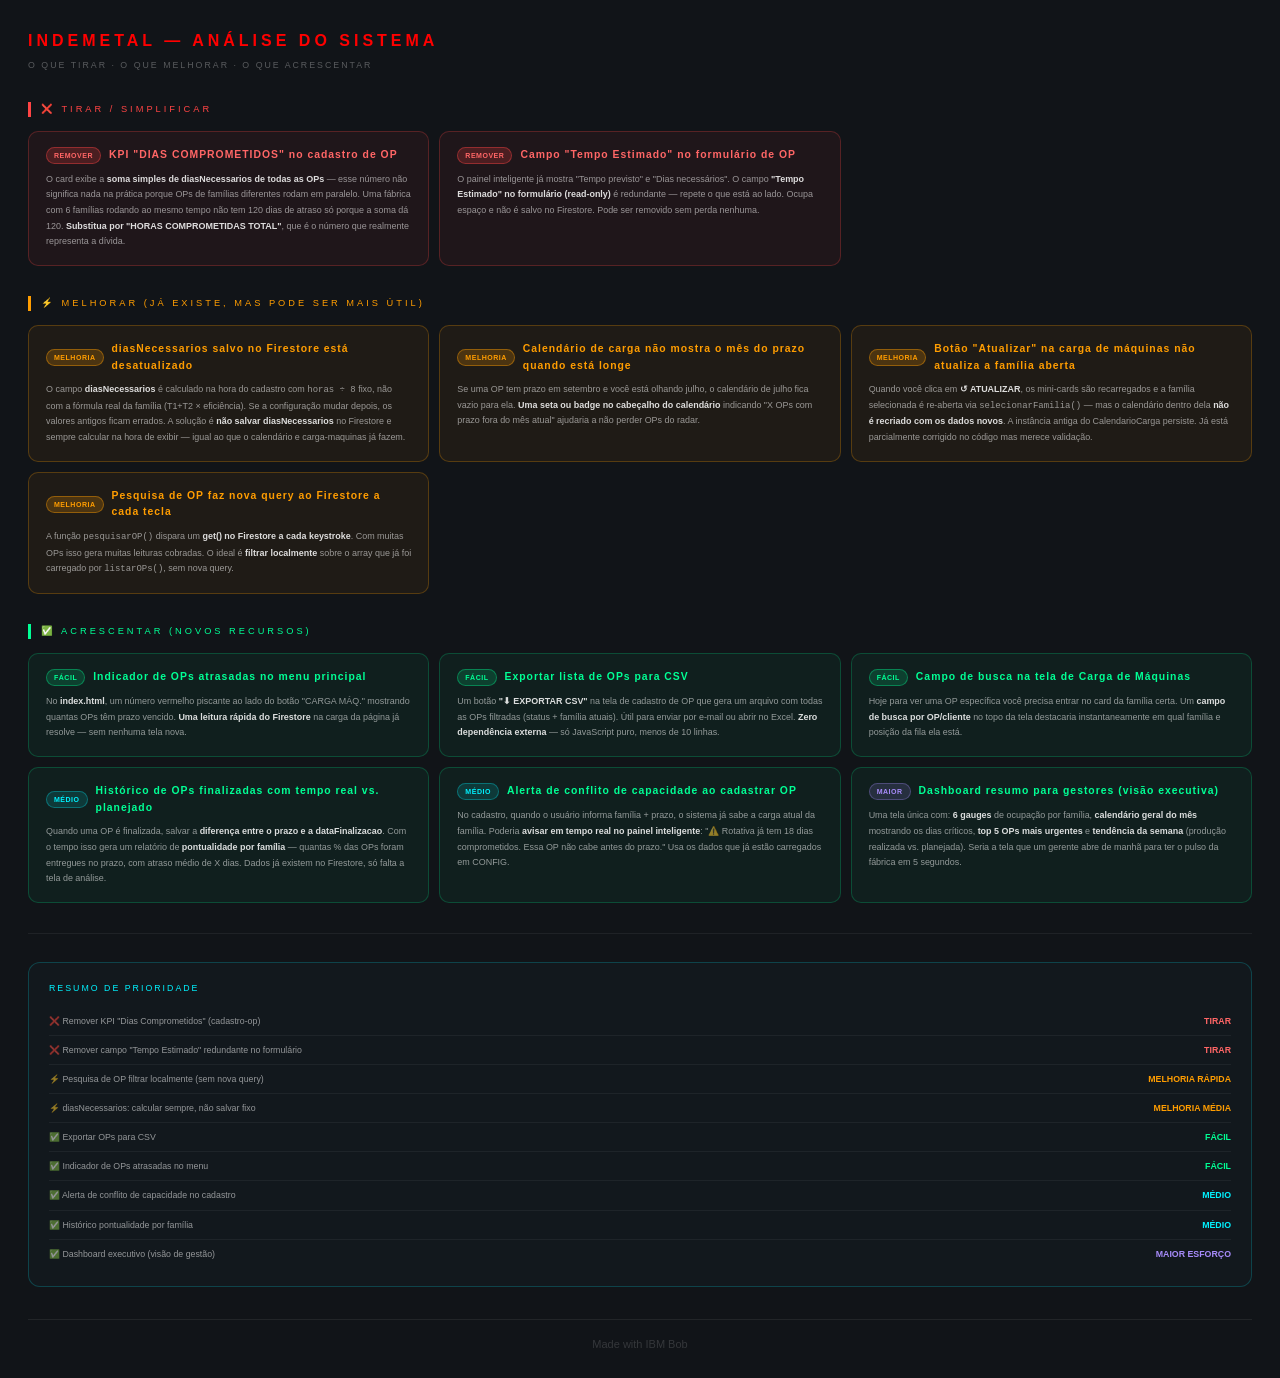
<file: sugest-es-o-que-tirar-e-o-que-acrescentar.html>
<html lang="pt-BR">
<head>
<meta charset="UTF-8" />

<style>
*,*::before,*::after{box-sizing:border-box;margin:0;padding:0}
body{background:#111418;color:#e0e0e0;font-family:'Orbitron',sans-serif;padding:28px;font-size:12px;line-height:1.6}
h1{color:#ff0000;font-size:1rem;letter-spacing:4px;margin-bottom:4px}
.sub{color:rgba(255,255,255,0.3);font-size:0.55rem;letter-spacing:2px;margin-bottom:30px}

.sec{margin-bottom:30px}
.sec-title{font-size:0.58rem;letter-spacing:3px;border-left:3px solid;padding-left:10px;margin-bottom:14px;text-transform:uppercase}
.sec-title.tirar  {color:#ff4444;border-color:#ff4444}
.sec-title.melhorar{color:#ff9d00;border-color:#ff9d00}
.sec-title.add    {color:#00ff95;border-color:#00ff95}

.grid{display:grid;grid-template-columns:repeat(auto-fill,minmax(300px,1fr));gap:10px}

.card{border-radius:10px;padding:15px 17px;border:1px solid}
.card.tirar   {background:rgba(255,68,68,0.06);  border-color:rgba(255,68,68,0.25)}
.card.melhorar{background:rgba(255,157,0,0.06);  border-color:rgba(255,157,0,0.25)}
.card.add     {background:rgba(0,255,149,0.05);  border-color:rgba(0,255,149,0.2)}

.card-title{font-size:0.65rem;font-weight:700;letter-spacing:1px;margin-bottom:8px;display:flex;align-items:center;gap:8px}
.card-title.tirar   {color:#ff6666}
.card-title.melhorar{color:#ff9d00}
.card-title.add     {color:#00ff95}

.chip{font-size:0.44rem;padding:2px 7px;border-radius:20px;font-weight:700;letter-spacing:0.5px;flex-shrink:0}
.chip.tirar   {background:rgba(255,68,68,0.2);  color:#ff6666; border:1px solid rgba(255,68,68,0.4)}
.chip.melhorar{background:rgba(255,157,0,0.2);  color:#ff9d00; border:1px solid rgba(255,157,0,0.4)}
.chip.add     {background:rgba(0,255,149,0.15); color:#00ff95; border:1px solid rgba(0,255,149,0.35)}
.chip.add.medio{background:rgba(0,242,255,0.12);color:#00f2ff; border:1px solid rgba(0,242,255,0.3)}
.chip.add.grande{background:rgba(167,139,250,0.15);color:#a78bfa;border:1px solid rgba(167,139,250,0.3)}

.card-desc{font-size:0.56rem;color:rgba(255,255,255,0.55);font-family:sans-serif;line-height:1.75}
.card-desc strong{color:rgba(255,255,255,0.85)}

.divider{border:none;border-top:1px solid rgba(255,255,255,0.06);margin:28px 0}

.resumo{background:rgba(20,25,30,0.95);border:1px solid rgba(0,242,255,0.2);border-radius:12px;padding:18px 20px;margin-top:6px}
.resumo-title{font-size:0.55rem;color:#00f2ff;letter-spacing:2px;margin-bottom:12px}
.resumo-row{display:flex;justify-content:space-between;align-items:center;padding:7px 0;border-bottom:1px solid rgba(255,255,255,0.05);font-size:0.55rem}
.resumo-row:last-child{border-bottom:none}
.resumo-row span:first-child{color:rgba(255,255,255,0.55);font-family:sans-serif}
.tag-facil {color:#00ff95;font-weight:700}
.tag-medio {color:#00f2ff;font-weight:700}
.tag-grande{color:#a78bfa;font-weight:700}
.tag-tirar {color:#ff6666;font-weight:700}
.tag-melhora{color:#ff9d00;font-weight:700}

footer{text-align:center;margin-top:32px;padding-top:16px;border-top:1px solid rgba(255,255,255,0.07);color:rgba(255,255,255,0.15);font-size:11px;font-family:sans-serif}
</style>
</head>
<body>

<h1>INDEMETAL — ANÁLISE DO SISTEMA</h1>
<div class="sub">O QUE TIRAR · O QUE MELHORAR · O QUE ACRESCENTAR</div>


<div class="sec">
  <div class="sec-title tirar">❌ TIRAR / SIMPLIFICAR</div>
  <div class="grid">

    <div class="card tirar">
      <div class="card-title tirar"><span class="chip tirar">REMOVER</span> KPI "DIAS COMPROMETIDOS" no cadastro de OP</div>
      <div class="card-desc">O card exibe a <strong>soma simples de diasNecessarios de todas as OPs</strong> — esse número não significa nada na prática porque OPs de famílias diferentes rodam em paralelo. Uma fábrica com 6 famílias rodando ao mesmo tempo não tem 120 dias de atraso só porque a soma dá 120. <strong>Substitua por "HORAS COMPROMETIDAS TOTAL"</strong>, que é o número que realmente representa a dívida.</div>
    </div>

    <div class="card tirar">
      <div class="card-title tirar"><span class="chip tirar">REMOVER</span> Campo "Tempo Estimado" no formulário de OP</div>
      <div class="card-desc">O painel inteligente já mostra "Tempo previsto" e "Dias necessários". O campo <strong>"Tempo Estimado" no formulário (read-only)</strong> é redundante — repete o que está ao lado. Ocupa espaço e não é salvo no Firestore. Pode ser removido sem perda nenhuma.</div>
    </div>

  </div>
</div>


<div class="sec">
  <div class="sec-title melhorar">⚡ MELHORAR (já existe, mas pode ser mais útil)</div>
  <div class="grid">

    <div class="card melhorar">
      <div class="card-title melhorar"><span class="chip melhorar">MELHORIA</span> diasNecessarios salvo no Firestore está desatualizado</div>
      <div class="card-desc">O campo <strong>diasNecessarios</strong> é calculado na hora do cadastro com <code>horas ÷ 8</code> fixo, não com a fórmula real da família (T1+T2 × eficiência). Se a configuração mudar depois, os valores antigos ficam errados. A solução é <strong>não salvar diasNecessarios</strong> no Firestore e sempre calcular na hora de exibir — igual ao que o calendário e carga-maquinas já fazem.</div>
    </div>

    <div class="card melhorar">
      <div class="card-title melhorar"><span class="chip melhorar">MELHORIA</span> Calendário de carga não mostra o mês do prazo quando está longe</div>
      <div class="card-desc">Se uma OP tem prazo em setembro e você está olhando julho, o calendário de julho fica vazio para ela. <strong>Uma seta ou badge no cabeçalho do calendário</strong> indicando "X OPs com prazo fora do mês atual" ajudaria a não perder OPs do radar.</div>
    </div>

    <div class="card melhorar">
      <div class="card-title melhorar"><span class="chip melhorar">MELHORIA</span> Botão "Atualizar" na carga de máquinas não atualiza a família aberta</div>
      <div class="card-desc">Quando você clica em <strong>↺ ATUALIZAR</strong>, os mini-cards são recarregados e a família selecionada é re-aberta via <code>selecionarFamilia()</code> — mas o calendário dentro dela <strong>não é recriado com os dados novos</strong>. A instância antiga do CalendarioCarga persiste. Já está parcialmente corrigido no código mas merece validação.</div>
    </div>

    <div class="card melhorar">
      <div class="card-title melhorar"><span class="chip melhorar">MELHORIA</span> Pesquisa de OP faz nova query ao Firestore a cada tecla</div>
      <div class="card-desc">A função <code>pesquisarOP()</code> dispara um <strong>get() no Firestore a cada keystroke</strong>. Com muitas OPs isso gera muitas leituras cobradas. O ideal é <strong>filtrar localmente</strong> sobre o array que já foi carregado por <code>listarOPs()</code>, sem nova query.</div>
    </div>

  </div>
</div>


<div class="sec">
  <div class="sec-title add">✅ ACRESCENTAR (novos recursos)</div>
  <div class="grid">

    <div class="card add">
      <div class="card-title add"><span class="chip add">FÁCIL</span> Indicador de OPs atrasadas no menu principal</div>
      <div class="card-desc">No <strong>index.html</strong>, um número vermelho piscante ao lado do botão "CARGA MÁQ." mostrando quantas OPs têm prazo vencido. <strong>Uma leitura rápida do Firestore</strong> na carga da página já resolve — sem nenhuma tela nova.</div>
    </div>

    <div class="card add">
      <div class="card-title add"><span class="chip add">FÁCIL</span> Exportar lista de OPs para CSV</div>
      <div class="card-desc">Um botão <strong>"⬇ EXPORTAR CSV"</strong> na tela de cadastro de OP que gera um arquivo com todas as OPs filtradas (status + família atuais). Útil para enviar por e-mail ou abrir no Excel. <strong>Zero dependência externa</strong> — só JavaScript puro, menos de 10 linhas.</div>
    </div>

    <div class="card add">
      <div class="card-title add"><span class="chip add">FÁCIL</span> Campo de busca na tela de Carga de Máquinas</div>
      <div class="card-desc">Hoje para ver uma OP específica você precisa entrar no card da família certa. Um <strong>campo de busca por OP/cliente</strong> no topo da tela destacaria instantaneamente em qual família e posição da fila ela está.</div>
    </div>

    <div class="card add">
      <div class="card-title add"><span class="chip add medio">MÉDIO</span> Histórico de OPs finalizadas com tempo real vs. planejado</div>
      <div class="card-desc">Quando uma OP é finalizada, salvar a <strong>diferença entre o prazo e a dataFinalizacao</strong>. Com o tempo isso gera um relatório de <strong>pontualidade por família</strong> — quantas % das OPs foram entregues no prazo, com atraso médio de X dias. Dados já existem no Firestore, só falta a tela de análise.</div>
    </div>

    <div class="card add">
      <div class="card-title add"><span class="chip add medio">MÉDIO</span> Alerta de conflito de capacidade ao cadastrar OP</div>
      <div class="card-desc">No cadastro, quando o usuário informa família + prazo, o sistema já sabe a carga atual da família. Poderia <strong>avisar em tempo real no painel inteligente</strong>: "⚠️ Rotativa já tem 18 dias comprometidos. Essa OP não cabe antes do prazo." Usa os dados que já estão carregados em CONFIG.</div>
    </div>

    <div class="card add">
      <div class="card-title add"><span class="chip add grande">MAIOR</span> Dashboard resumo para gestores (visão executiva)</div>
      <div class="card-desc">Uma tela única com: <strong>6 gauges</strong> de ocupação por família, <strong>calendário geral do mês</strong> mostrando os dias críticos, <strong>top 5 OPs mais urgentes</strong> e <strong>tendência da semana</strong> (produção realizada vs. planejada). Seria a tela que um gerente abre de manhã para ter o pulso da fábrica em 5 segundos.</div>
    </div>

  </div>
</div>


<hr class="divider" />
<div class="resumo">
  <div class="resumo-title">RESUMO DE PRIORIDADE</div>
  <div class="resumo-row"><span>❌ Remover KPI "Dias Comprometidos" (cadastro-op)</span><span class="tag-tirar">TIRAR</span></div>
  <div class="resumo-row"><span>❌ Remover campo "Tempo Estimado" redundante no formulário</span><span class="tag-tirar">TIRAR</span></div>
  <div class="resumo-row"><span>⚡ Pesquisa de OP filtrar localmente (sem nova query)</span><span class="tag-melhora">MELHORIA RÁPIDA</span></div>
  <div class="resumo-row"><span>⚡ diasNecessarios: calcular sempre, não salvar fixo</span><span class="tag-melhora">MELHORIA MÉDIA</span></div>
  <div class="resumo-row"><span>✅ Exportar OPs para CSV</span><span class="tag-facil">FÁCIL</span></div>
  <div class="resumo-row"><span>✅ Indicador de OPs atrasadas no menu</span><span class="tag-facil">FÁCIL</span></div>
  <div class="resumo-row"><span>✅ Alerta de conflito de capacidade no cadastro</span><span class="tag-medio">MÉDIO</span></div>
  <div class="resumo-row"><span>✅ Histórico pontualidade por família</span><span class="tag-medio">MÉDIO</span></div>
  <div class="resumo-row"><span>✅ Dashboard executivo (visão de gestão)</span><span class="tag-grande">MAIOR ESFORÇO</span></div>
</div>

<footer>Made with IBM Bob</footer>
</body>
</html>
</file>
